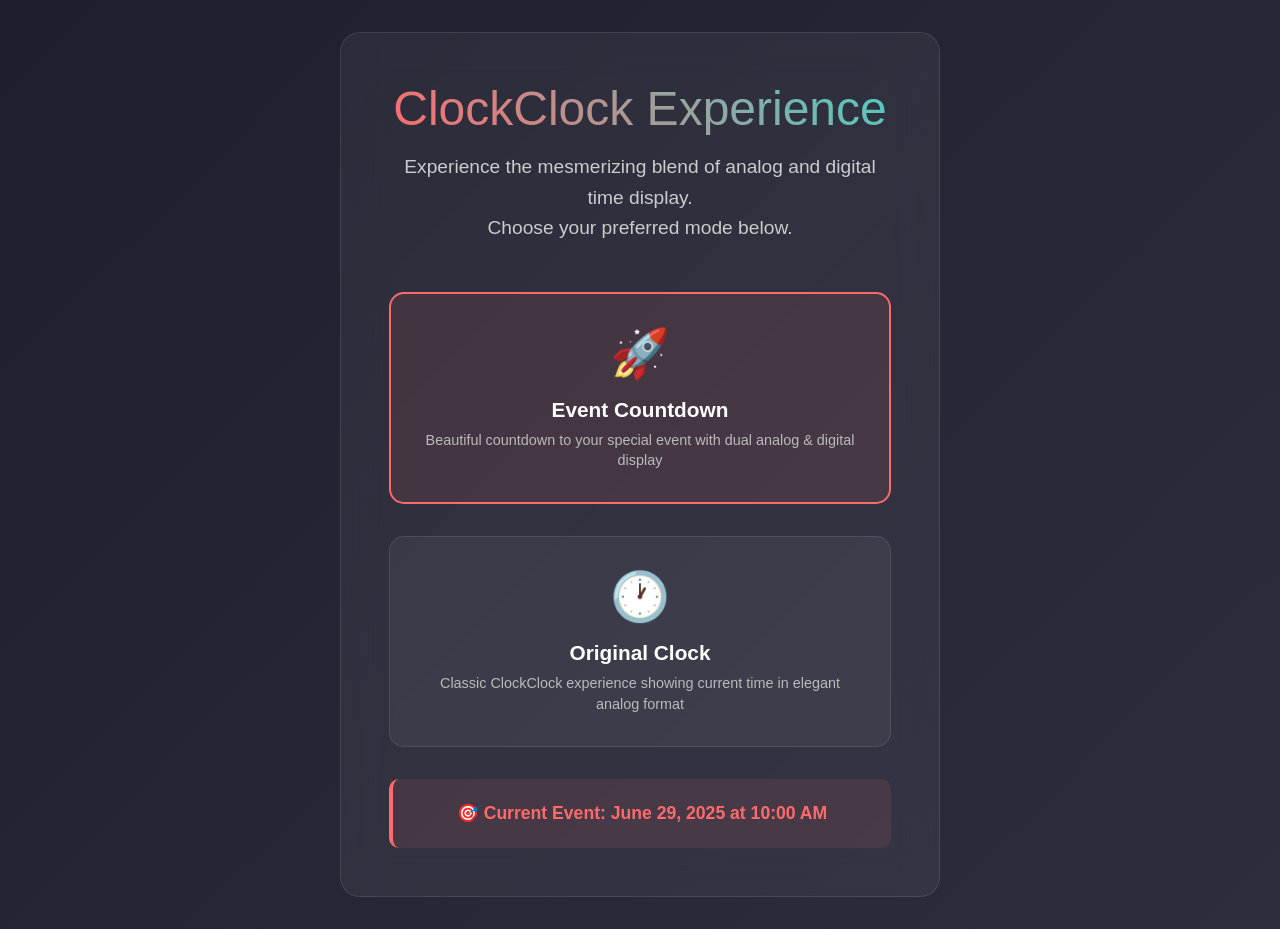
<file: index.html>
<!DOCTYPE html>
<html lang="en">
<head>
    <meta charset="UTF-8">
    <meta name="viewport" content="width=device-width, initial-scale=1.0">
    <title>ClockClock Experience - Loading...</title>
    <meta http-equiv="refresh" content="0; url=landing.html">
    <style>
        body {
            font-family: -apple-system, BlinkMacSystemFont, 'Segoe UI', Roboto, sans-serif;
            background: linear-gradient(135deg, #1e1e2e, #2d2d3d);
            color: white;
            display: flex;
            align-items: center;
            justify-content: center;
            height: 100vh;
            margin: 0;
            text-align: center;
        }
        
        .loading {
            padding: 2rem;
        }
        
        .spinner {
            width: 40px;
            height: 40px;
            border: 4px solid rgba(255,255,255,0.1);
            border-left: 4px solid #4ecdc4;
            border-radius: 50%;
            animation: spin 1s linear infinite;
            margin: 0 auto 1rem;
        }
        
        @keyframes spin {
            0% { transform: rotate(0deg); }
            100% { transform: rotate(360deg); }
        }
        
        a {
            color: #4ecdc4;
            text-decoration: none;
        }
        
        a:hover {
            text-decoration: underline;
        }
    </style>
</head>
<body>
    <div class="loading">
        <div class="spinner"></div>
        <h2>Loading ClockClock Experience...</h2>
        <p>If you're not redirected automatically, <a href="landing.html">click here</a>.</p>
    </div>
    
    <script>
        // Fallback redirect in case meta refresh doesn't work
        setTimeout(() => {
            if (window.location.pathname.endsWith('index.html') || window.location.pathname.endsWith('/')) {
                window.location.href = 'landing.html';
            }
        }, 1000);
    </script>
</body>
</html>
</file>
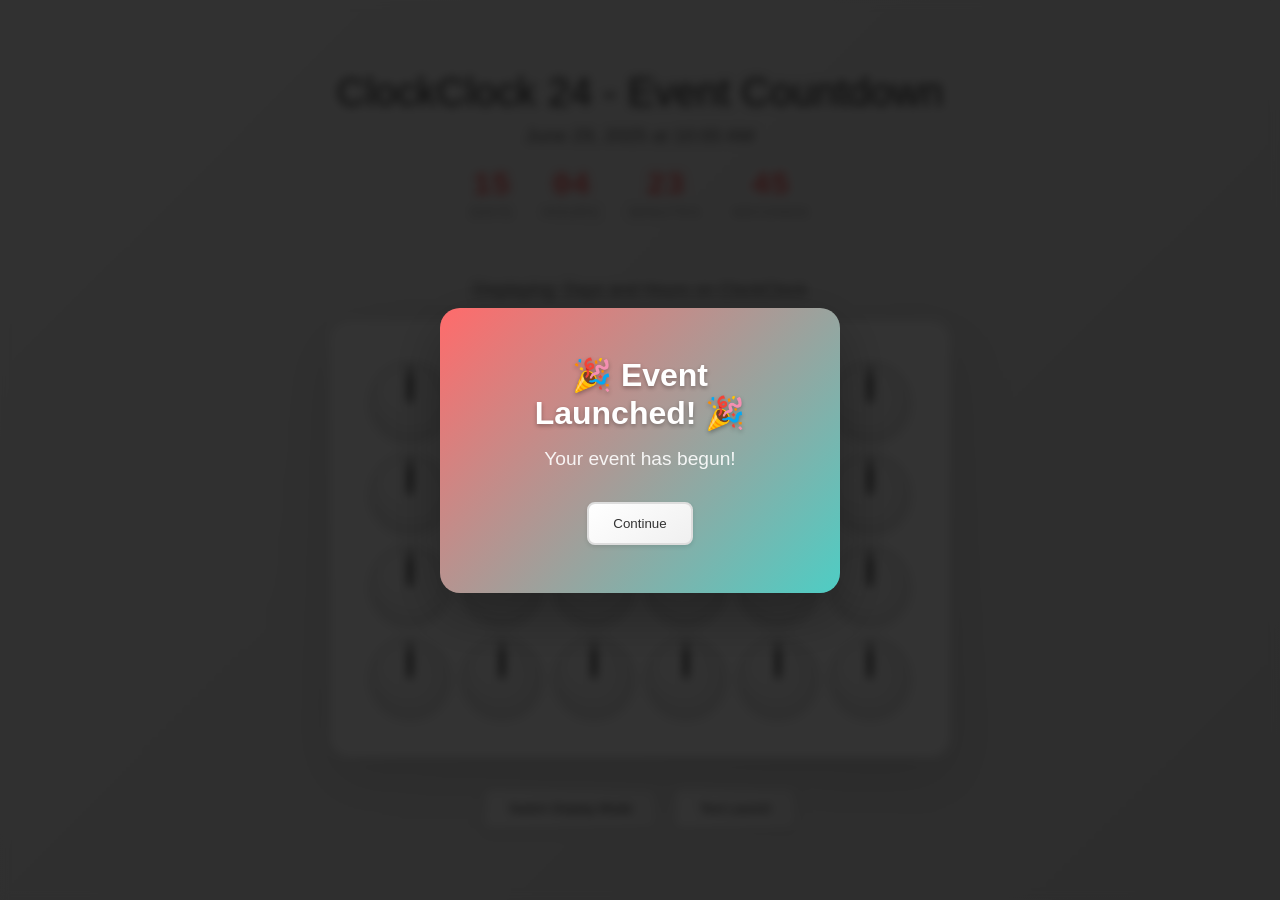
<file: clockclock-countdown.html>
<!DOCTYPE html>
<html lang="en">
<head>
    <meta charset="UTF-8">
    <meta name="viewport" content="width=device-width, initial-scale=1.0">
    <title>ClockClock 24 - Event Countdown</title>
    <style>
        * {
            margin: 0;
            padding: 0;
            box-sizing: border-box;
        }

        body {
            font-family: -apple-system, BlinkMacSystemFont, 'Segoe UI', sans-serif;
            background: linear-gradient(135deg, #f5f5f5, #e0e0e0);
            color: #333;
            min-height: 100vh;
            display: flex;
            flex-direction: column;
            align-items: center;
            justify-content: center;
            padding: 20px;
        }

        .header {
            text-align: center;
            margin-bottom: 40px;
        }

        .title {
            font-size: 2.5rem;
            font-weight: 300;
            color: #333;
            margin-bottom: 10px;
        }

        .event-info {
            font-size: 1.2rem;
            color: #666;
            margin-bottom: 20px;
        }

        .digital-countdown {
            display: flex;
            gap: 30px;
            margin-bottom: 20px;
            flex-wrap: wrap;
            justify-content: center;
        }

        .digital-unit {
            text-align: center;
        }

        .digital-number {
            font-size: 2rem;
            font-weight: bold;
            color: #ff6b6b;
            font-family: 'Courier New', monospace;
        }

        .digital-label {
            font-size: 0.9rem;
            color: #999;
            text-transform: uppercase;
            letter-spacing: 1px;
        }

        .clockclock-container {
            background: #fff;
            padding: 40px;
            border-radius: 20px;
            box-shadow: 
                0 20px 60px rgba(0, 0, 0, 0.1),
                inset 0 1px 0 rgba(255, 255, 255, 0.8);
            position: relative;
            margin-bottom: 30px;
        }

        .clock-grid {
            display: grid;
            grid-template-columns: repeat(6, 1fr);
            grid-template-rows: repeat(4, 1fr);
            gap: 12px;
            width: 100%;
            max-width: 600px;
        }

        .mini-clock {
            width: 80px;
            height: 80px;
            border: 3px solid #ddd;
            border-radius: 50%;
            position: relative;
            background: 
                radial-gradient(circle at 30% 30%, rgba(255,255,255,0.8), transparent 50%),
                radial-gradient(circle at center, #f8f8f8, #e8e8e8);
            box-shadow: 
                0 4px 8px rgba(0, 0, 0, 0.1),
                inset 0 1px 2px rgba(255, 255, 255, 0.8),
                inset 0 -1px 2px rgba(0, 0, 0, 0.1);
        }

        .mini-clock::before {
            content: '';
            position: absolute;
            top: 50%;
            left: 50%;
            width: 4px;
            height: 4px;
            background: #666;
            border-radius: 50%;
            transform: translate(-50%, -50%);
            z-index: 3;
            box-shadow: 0 1px 2px rgba(0, 0, 0, 0.3);
        }

        .clock-hand {
            position: absolute;
            top: 50%;
            left: 50%;
            transform-origin: bottom center;
            border-radius: 2px;
            transition: transform 1.2s cubic-bezier(0.25, 0.46, 0.45, 0.94);
            box-shadow: 0 1px 3px rgba(0, 0, 0, 0.3);
        }

        .hour-hand {
            width: 4px;
            height: 25px;
            background: linear-gradient(to top, #444, #222);
            margin-left: -2px;
            margin-top: -25px;
        }

        .minute-hand {
            width: 2px;
            height: 35px;
            background: linear-gradient(to top, #222, #000);
            margin-left: -1px;
            margin-top: -35px;
        }

        .controls {
            display: flex;
            gap: 15px;
            flex-wrap: wrap;
            justify-content: center;
        }

        .control-btn {
            background: linear-gradient(145deg, #fff, #f0f0f0);
            border: 2px solid #ddd;
            padding: 12px 24px;
            border-radius: 8px;
            color: #333;
            font-weight: 500;
            cursor: pointer;
            transition: all 0.2s;
            box-shadow: 0 2px 4px rgba(0, 0, 0, 0.1);
        }

        .control-btn:hover {
            background: linear-gradient(145deg, #f8f8f8, #e8e8e8);
            transform: translateY(-1px);
            box-shadow: 0 4px 8px rgba(0, 0, 0, 0.15);
        }

        .mode-info {
            text-align: center;
            margin-bottom: 20px;
            font-size: 1.1rem;
            color: #666;
        }

        .launch-modal {
            position: fixed;
            top: 0;
            left: 0;
            width: 100%;
            height: 100%;
            background: rgba(0,0,0,0.8);
            display: none;
            justify-content: center;
            align-items: center;
            z-index: 1000;
            backdrop-filter: blur(5px);
        }

        .modal-content {
            background: linear-gradient(135deg, #ff6b6b, #4ecdc4);
            padding: 3rem;
            border-radius: 20px;
            text-align: center;
            max-width: 400px;
            margin: 2rem;
            box-shadow: 0 20px 60px rgba(0,0,0,0.3);
            animation: modalPop 0.5s ease-out;
        }

        .modal-content h2 {
            font-size: 2rem;
            margin-bottom: 1rem;
            color: white;
            text-shadow: 0 2px 4px rgba(0,0,0,0.3);
        }

        .modal-content p {
            font-size: 1.2rem;
            margin-bottom: 2rem;
            color: white;
            opacity: 0.9;
        }

        @keyframes modalPop {
            0% {
                transform: scale(0.8);
                opacity: 0;
            }
            100% {
                transform: scale(1);
                opacity: 1;
            }
        }

        @media (max-width: 768px) {
            .clock-grid {
                grid-template-columns: repeat(4, 1fr);
                gap: 8px;
            }
            
            .mini-clock {
                width: 60px;
                height: 60px;
            }
            
            .hour-hand {
                height: 18px;
                margin-top: -18px;
                width: 3px;
                margin-left: -1.5px;
            }
            
            .minute-hand {
                height: 25px;
                margin-top: -25px;
                width: 2px;
                margin-left: -1px;
            }
            
            .clockclock-container {
                padding: 20px;
            }
            
            .title {
                font-size: 2rem;
            }
        }

        @media (max-width: 480px) {
            .clock-grid {
                grid-template-columns: repeat(3, 1fr);
                gap: 6px;
            }
            
            .mini-clock {
                width: 50px;
                height: 50px;
            }
            
            .hour-hand {
                height: 15px;
                margin-top: -15px;
            }
            
            .minute-hand {
                height: 20px;
                margin-top: -20px;
            }
        }
    </style>
</head>
<body>
    <div class="header">
        <h1 class="title">ClockClock 24 - Event Countdown</h1>
        <div class="event-info">June 29, 2025 at 10:00 AM</div>
        
        <div class="digital-countdown">
            <div class="digital-unit">
                <div class="digital-number" id="days">15</div>
                <div class="digital-label">Days</div>
            </div>
            <div class="digital-unit">
                <div class="digital-number" id="hours">04</div>
                <div class="digital-label">Hours</div>
            </div>
            <div class="digital-unit">
                <div class="digital-number" id="minutes">23</div>
                <div class="digital-label">Minutes</div>
            </div>
            <div class="digital-unit">
                <div class="digital-number" id="seconds">45</div>
                <div class="digital-label">Seconds</div>
            </div>
        </div>
    </div>

    <div class="mode-info" id="modeInfo">
        Displaying: Days and Hours on ClockClock
    </div>

    <div class="clockclock-container">
        <div class="clock-grid" id="clockGrid"></div>
    </div>

    <div class="controls">
        <button class="control-btn" onclick="toggleMode()">Switch Display Mode</button>
        <button class="control-btn" onclick="testLaunch()">Test Launch</button>
    </div>

    <div class="launch-modal" id="launchModal">
        <div class="modal-content">
            <h2>🎉 Event Launched! 🎉</h2>
            <p>Your event has begun!</p>
            <button class="control-btn" onclick="closeLaunch()">Continue</button>
        </div>
    </div>

    <script>
        // Event configuration
        const EVENT_DATE = new Date('2025-06-29T10:00:00');
        let displayMode = 'days-hours'; // 'days-hours', 'hours-minutes', 'minutes-seconds'
        let clocks = [];
        let launched = false;

        // 7-segment patterns for digits (4x6 grid per digit)
        const digitPatterns = {
            0: [
                [1,1,1,1],
                [1,0,0,1],
                [1,0,0,1],
                [1,0,0,1],
                [1,0,0,1],
                [1,1,1,1]
            ],
            1: [
                [0,0,1,0],
                [0,1,1,0],
                [0,0,1,0],
                [0,0,1,0],
                [0,0,1,0],
                [0,1,1,1]
            ],
            2: [
                [1,1,1,1],
                [0,0,0,1],
                [0,0,0,1],
                [1,1,1,1],
                [1,0,0,0],
                [1,1,1,1]
            ],
            3: [
                [1,1,1,1],
                [0,0,0,1],
                [0,0,0,1],
                [1,1,1,1],
                [0,0,0,1],
                [1,1,1,1]
            ],
            4: [
                [1,0,0,1],
                [1,0,0,1],
                [1,0,0,1],
                [1,1,1,1],
                [0,0,0,1],
                [0,0,0,1]
            ],
            5: [
                [1,1,1,1],
                [1,0,0,0],
                [1,0,0,0],
                [1,1,1,1],
                [0,0,0,1],
                [1,1,1,1]
            ],
            6: [
                [1,1,1,1],
                [1,0,0,0],
                [1,0,0,0],
                [1,1,1,1],
                [1,0,0,1],
                [1,1,1,1]
            ],
            7: [
                [1,1,1,1],
                [0,0,0,1],
                [0,0,1,0],
                [0,1,0,0],
                [0,1,0,0],
                [1,0,0,0]
            ],
            8: [
                [1,1,1,1],
                [1,0,0,1],
                [1,0,0,1],
                [1,1,1,1],
                [1,0,0,1],
                [1,1,1,1]
            ],
            9: [
                [1,1,1,1],
                [1,0,0,1],
                [1,0,0,1],
                [1,1,1,1],
                [0,0,0,1],
                [1,1,1,1]
            ]
        };

        // Initialize clocks
        function initClocks() {
            const grid = document.getElementById('clockGrid');
            
            // Create 24 clocks in 6x4 grid
            for (let i = 0; i < 24; i++) {
                const clockElement = document.createElement('div');
                clockElement.className = 'mini-clock';
                
                const hourHand = document.createElement('div');
                hourHand.className = 'clock-hand hour-hand';
                
                const minuteHand = document.createElement('div');
                minuteHand.className = 'clock-hand minute-hand';
                
                clockElement.appendChild(hourHand);
                clockElement.appendChild(minuteHand);
                grid.appendChild(clockElement);
                
                clocks.push({
                    element: clockElement,
                    hourHand: hourHand,
                    minuteHand: minuteHand
                });
            }
        }

        // Set clock hands to specific angles
        function setClockHands(clockIndex, hourAngle, minuteAngle) {
            if (clocks[clockIndex]) {
                clocks[clockIndex].hourHand.style.transform = `rotate(${hourAngle}deg)`;
                clocks[clockIndex].minuteHand.style.transform = `rotate(${minuteAngle}deg)`;
            }
        }

        // Display two digits on the clock grid (6x4 = 24 clocks, showing 2 digits)
        function displayDigits(leftDigit, rightDigit) {
            const leftPattern = digitPatterns[leftDigit] || digitPatterns[0];
            const rightPattern = digitPatterns[rightDigit] || digitPatterns[0];
            
            let clockIndex = 0;
            
            // Display in 6x4 grid (3 columns per digit)
            for (let row = 0; row < 4; row++) {
                for (let col = 0; col < 6; col++) {
                    let shouldShow = false;
                    
                    if (col < 3) {
                        // Left digit (columns 0-2, but pattern is 4 wide, so map to 0-2)
                        const patternCol = Math.floor(col * 4 / 3);
                        shouldShow = leftPattern[row] && leftPattern[row][patternCol];
                    } else {
                        // Right digit (columns 3-5)
                        const patternCol = Math.floor((col - 3) * 4 / 3);
                        shouldShow = rightPattern[row] && rightPattern[row][patternCol];
                    }
                    
                    if (shouldShow) {
                        // Form segments based on position
                        if (row === 0 || row === 3) {
                            // Top and bottom horizontal segments
                            setClockHands(clockIndex, 90, 270); // 3 and 9 o'clock
                        } else {
                            // Middle segments - vertical
                            setClockHands(clockIndex, 0, 180); // 12 and 6 o'clock
                        }
                    } else {
                        // Idle animation - gentle rotation
                        const time = Date.now() / 4000;
                        const angle = (time + clockIndex * 15) % 360;
                        setClockHands(clockIndex, angle, angle + 90);
                    }
                    
                    clockIndex++;
                }
            }
        }

        // Update countdown
        function updateCountdown() {
            if (launched) return;
            
            const now = new Date();
            const timeLeft = EVENT_DATE - now;
            
            if (timeLeft <= 0) {
                launched = true;
                showLaunch();
                return;
            }
            
            const days = Math.floor(timeLeft / (1000 * 60 * 60 * 24));
            const hours = Math.floor((timeLeft % (1000 * 60 * 60 * 24)) / (1000 * 60 * 60));
            const minutes = Math.floor((timeLeft % (1000 * 60 * 60)) / (1000 * 60));
            const seconds = Math.floor((timeLeft % (1000 * 60)) / 1000);
            
            // Update digital display
            document.getElementById('days').textContent = String(days).padStart(2, '0');
            document.getElementById('hours').textContent = String(hours).padStart(2, '0');
            document.getElementById('minutes').textContent = String(minutes).padStart(2, '0');
            document.getElementById('seconds').textContent = String(seconds).padStart(2, '0');
            
            // Auto-switch display mode based on time left
            if (days > 0) {
                displayMode = 'days-hours';
                displayDigits(Math.floor(days / 10), days % 10);
                document.getElementById('modeInfo').textContent = `Displaying: ${days} Days (showing days on ClockClock)`;
            } else if (hours > 0) {
                displayMode = 'hours-minutes';
                displayDigits(Math.floor(hours / 10), hours % 10);
                document.getElementById('modeInfo').textContent = `Displaying: ${hours} Hours (showing hours on ClockClock)`;
            } else {
                displayMode = 'minutes-seconds';
                displayDigits(Math.floor(minutes / 10), minutes % 10);
                document.getElementById('modeInfo').textContent = `Displaying: ${minutes} Minutes (showing minutes on ClockClock)`;
            }
        }

        // Toggle display mode manually
        function toggleMode() {
            const now = new Date();
            const timeLeft = EVENT_DATE - now;
            const days = Math.floor(timeLeft / (1000 * 60 * 60 * 24));
            const hours = Math.floor((timeLeft % (1000 * 60 * 60 * 24)) / (1000 * 60 * 60));
            const minutes = Math.floor((timeLeft % (1000 * 60 * 60)) / (1000 * 60));
            const seconds = Math.floor((timeLeft % (1000 * 60)) / 1000);
            
            if (displayMode === 'days-hours') {
                displayMode = 'hours-minutes';
                displayDigits(Math.floor(hours / 10), hours % 10);
                document.getElementById('modeInfo').textContent = `Displaying: ${hours} Hours (manual mode)`;
            } else if (displayMode === 'hours-minutes') {
                displayMode = 'minutes-seconds';
                displayDigits(Math.floor(minutes / 10), minutes % 10);
                document.getElementById('modeInfo').textContent = `Displaying: ${minutes} Minutes (manual mode)`;
            } else {
                displayMode = 'days-hours';
                displayDigits(Math.floor(days / 10), days % 10);
                document.getElementById('modeInfo').textContent = `Displaying: ${days} Days (manual mode)`;
            }
        }

        // Test launch modal
        function testLaunch() {
            showLaunch();
        }

        // Show launch modal
        function showLaunch() {
            document.getElementById('launchModal').style.display = 'flex';
        }

        // Close launch modal
        function closeLaunch() {
            document.getElementById('launchModal').style.display = 'none';
        }

        // Initialize everything
        initClocks();
        updateCountdown();
        setInterval(updateCountdown, 1000);
    </script>
</body>
</html>
</file>
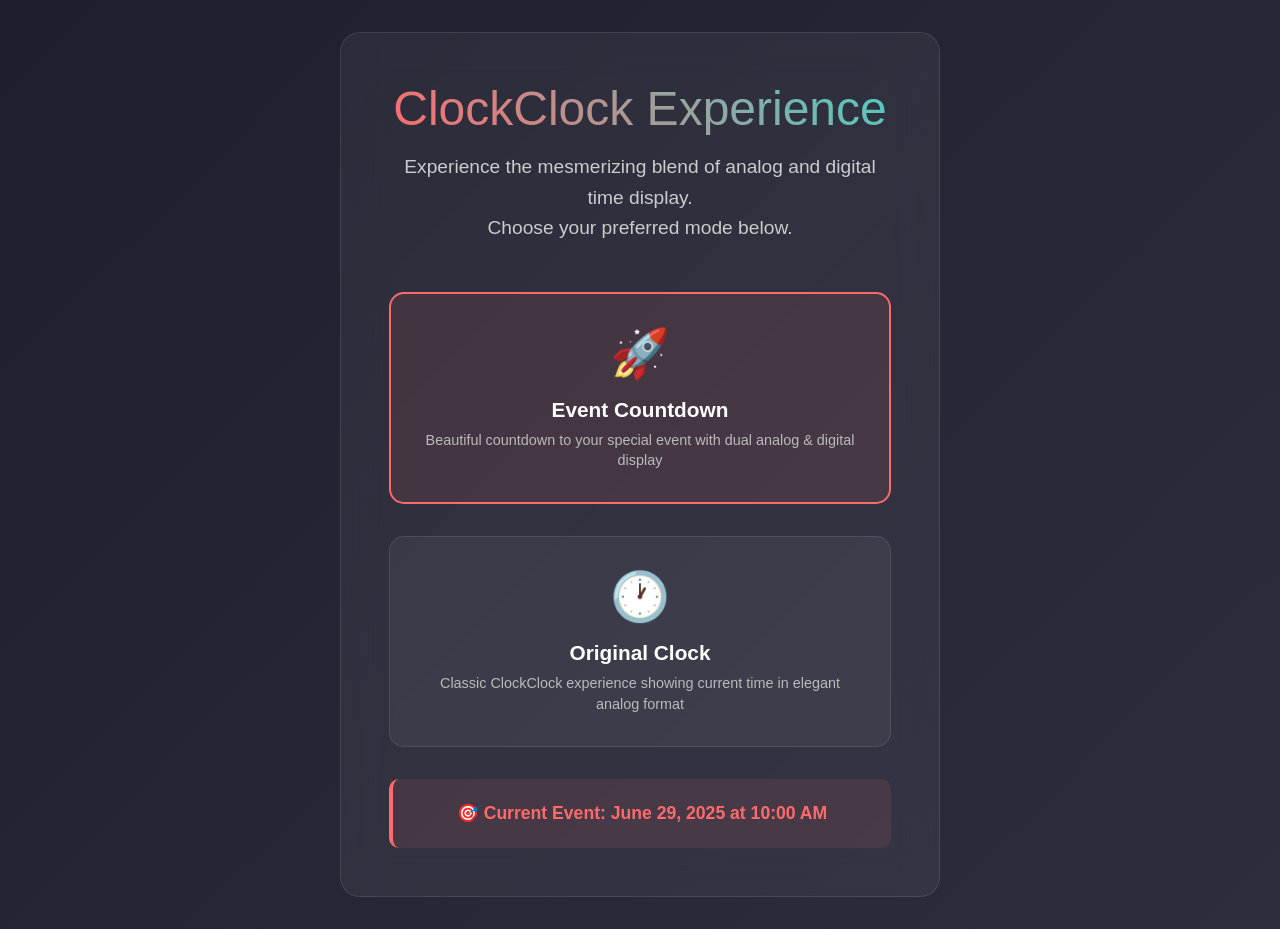
<file: landing.html>
<!DOCTYPE html>
<html lang="en">
<head>
    <meta charset="UTF-8">
    <meta name="viewport" content="width=device-width, initial-scale=1.0">
    <title>ClockClock Experience - Choose Your Mode</title>
    <style>
        * {
            margin: 0;
            padding: 0;
            box-sizing: border-box;
        }
        
        body {
            font-family: -apple-system, BlinkMacSystemFont, 'Segoe UI', Roboto, sans-serif;
            background: linear-gradient(135deg, #1e1e2e, #2d2d3d);
            color: white;
            min-height: 100vh;
            display: flex;
            align-items: center;
            justify-content: center;
            padding: 2rem;
        }
        
        .container {
            text-align: center;
            max-width: 600px;
            padding: 3rem;
            background: rgba(255,255,255,0.05);
            border-radius: 20px;
            border: 1px solid rgba(255,255,255,0.1);
            backdrop-filter: blur(20px);
        }
        
        h1 {
            font-size: 3rem;
            font-weight: 300;
            margin-bottom: 1rem;
            background: linear-gradient(45deg, #ff6b6b, #4ecdc4);
            -webkit-background-clip: text;
            -webkit-text-fill-color: transparent;
            background-clip: text;
        }
        
        .subtitle {
            font-size: 1.2rem;
            color: #ccc;
            margin-bottom: 3rem;
            line-height: 1.6;
        }
        
        .options {
            display: flex;
            gap: 2rem;
            flex-wrap: wrap;
            justify-content: center;
        }
        
        .option {
            display: flex;
            flex-direction: column;
            align-items: center;
            padding: 2rem;
            background: rgba(255,255,255,0.05);
            border-radius: 15px;
            border: 1px solid rgba(255,255,255,0.1);
            text-decoration: none;
            color: white;
            transition: all 0.3s ease;
            min-width: 200px;
        }
        
        .option:hover {
            transform: translateY(-5px);
            background: rgba(255,255,255,0.1);
            box-shadow: 0 10px 30px rgba(0,0,0,0.3);
        }
        
        .option-icon {
            font-size: 3rem;
            margin-bottom: 1rem;
        }
        
        .option-title {
            font-size: 1.3rem;
            font-weight: 600;
            margin-bottom: 0.5rem;
        }
        
        .option-desc {
            font-size: 0.9rem;
            color: #bbb;
            text-align: center;
            line-height: 1.4;
        }
        
        .countdown-special {
            border: 2px solid #ff6b6b;
            background: rgba(255, 107, 107, 0.1);
        }
        
        .countdown-special:hover {
            background: rgba(255, 107, 107, 0.2);
            box-shadow: 0 10px 30px rgba(255, 107, 107, 0.3);
        }
        
        .event-info {
            margin-top: 2rem;
            padding: 1.5rem;
            background: rgba(255, 107, 107, 0.1);
            border-radius: 10px;
            border-left: 4px solid #ff6b6b;
        }
        
        .event-date {
            font-size: 1.1rem;
            color: #ff6b6b;
            font-weight: 600;
        }
        
        @media (max-width: 768px) {
            .options {
                flex-direction: column;
                gap: 1rem;
            }
            
            h1 {
                font-size: 2rem;
            }
            
            .container {
                padding: 2rem;
                margin: 1rem;
            }
        }
    </style>
</head>
<body>
    <div class="container">
        <h1>ClockClock Experience</h1>
        <p class="subtitle">
            Experience the mesmerizing blend of analog and digital time display.<br>
            Choose your preferred mode below.
        </p>
        
        <div class="options">
            <a href="countdown.html" class="option countdown-special">
                <div class="option-icon">🚀</div>
                <div class="option-title">Event Countdown</div>
                <div class="option-desc">
                    Beautiful countdown to your special event with dual analog & digital display
                </div>
            </a>
            
            <a href="original.html" class="option">
                <div class="option-icon">🕐</div>
                <div class="option-title">Original Clock</div>
                <div class="option-desc">
                    Classic ClockClock experience showing current time in elegant analog format
                </div>
            </a>
        </div>
        
        <div class="event-info">
            <div class="event-date">🎯 Current Event: June 29, 2025 at 10:00 AM</div>
        </div>
    </div>
</body>
</html>
</file>
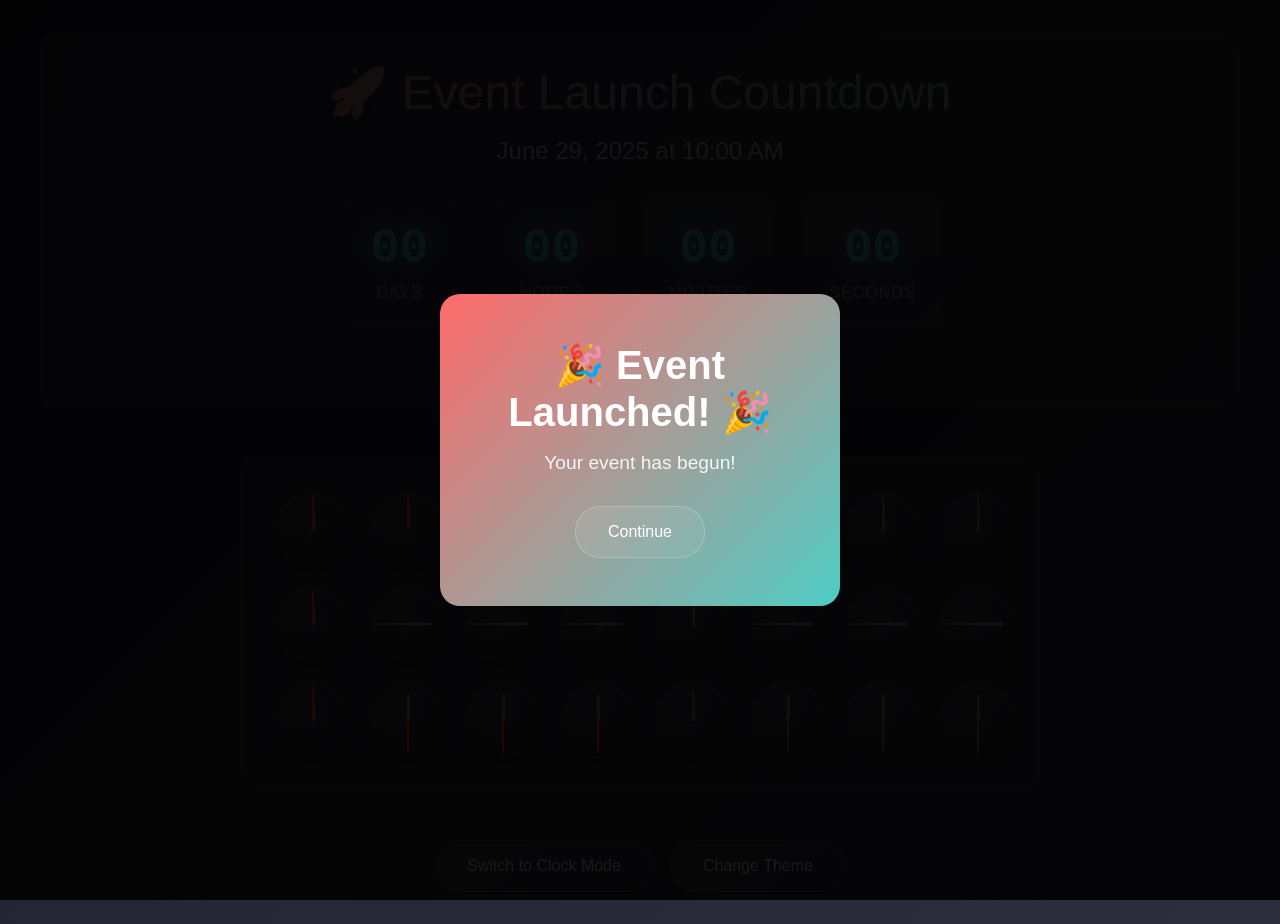
<file: simple-countdown.html>
<!DOCTYPE html>
<html lang="en">
<head>
    <meta charset="UTF-8">
    <meta name="viewport" content="width=device-width, initial-scale=1.0">
    <title>Event Countdown - ClockClock Style</title>
    <style>
        * {
            margin: 0;
            padding: 0;
            box-sizing: border-box;
        }

        body {
            font-family: -apple-system, BlinkMacSystemFont, 'Segoe UI', Roboto, sans-serif;
            background: linear-gradient(135deg, #1e1e2e, #2d2d3d);
            color: white;
            min-height: 100vh;
            display: flex;
            flex-direction: column;
            align-items: center;
            justify-content: center;
            padding: 2rem;
        }

        .container {
            text-align: center;
            max-width: 1200px;
            width: 100%;
        }

        .event-header {
            margin-bottom: 3rem;
            padding: 2rem;
            background: rgba(255,255,255,0.05);
            border-radius: 20px;
            border: 1px solid rgba(255,255,255,0.1);
            backdrop-filter: blur(10px);
        }

        .event-title {
            font-size: 3rem;
            font-weight: 300;
            margin-bottom: 1rem;
            background: linear-gradient(45deg, #ff6b6b, #4ecdc4);
            -webkit-background-clip: text;
            -webkit-text-fill-color: transparent;
            background-clip: text;
        }

        .event-date {
            font-size: 1.5rem;
            color: #ccc;
            margin-bottom: 2rem;
        }

        .countdown-display {
            display: flex;
            justify-content: center;
            gap: 2rem;
            flex-wrap: wrap;
            margin-bottom: 3rem;
        }

        .countdown-unit {
            display: flex;
            flex-direction: column;
            align-items: center;
            padding: 1.5rem;
            background: rgba(255,255,255,0.05);
            border-radius: 15px;
            border: 1px solid rgba(255,255,255,0.1);
            min-width: 120px;
        }

        .countdown-number {
            font-size: 3rem;
            font-weight: 700;
            color: #4ecdc4;
            text-shadow: 0 0 20px rgba(78, 205, 196, 0.5);
            margin-bottom: 0.5rem;
            font-family: 'Courier New', monospace;
        }

        .countdown-label {
            font-size: 1rem;
            color: #999;
            text-transform: uppercase;
            letter-spacing: 1px;
            font-weight: 500;
        }

        .clock-grid {
            display: grid;
            grid-template-columns: repeat(8, 1fr);
            grid-template-rows: repeat(3, 1fr);
            gap: 15px;
            max-width: 800px;
            margin: 0 auto 3rem;
            padding: 2rem;
            background: rgba(255,255,255,0.05);
            border-radius: 20px;
            border: 1px solid rgba(255,255,255,0.1);
        }

        .mini-clock {
            width: 80px;
            height: 80px;
            border: 3px solid #333;
            border-radius: 50%;
            position: relative;
            background: radial-gradient(circle at 30% 30%, rgba(255,255,255,0.1), rgba(0,0,0,0.2));
            box-shadow: 
                0 4px 8px rgba(0, 0, 0, 0.3),
                inset 0 2px 4px rgba(255, 255, 255, 0.1);
        }

        .mini-clock::before {
            content: '';
            position: absolute;
            top: 50%;
            left: 50%;
            width: 4px;
            height: 4px;
            background: #ff6b6b;
            border-radius: 50%;
            transform: translate(-50%, -50%);
            z-index: 3;
            box-shadow: 0 0 8px rgba(255, 107, 107, 0.8);
        }

        .clock-hand {
            position: absolute;
            top: 50%;
            left: 50%;
            transform-origin: bottom center;
            border-radius: 2px;
            transition: transform 1.5s cubic-bezier(0.25, 0.46, 0.45, 0.94);
            box-shadow: 0 2px 4px rgba(0, 0, 0, 0.3);
        }

        .hour-hand {
            width: 3px;
            height: 25px;
            background: linear-gradient(to top, #4ecdc4, #45b7aa);
            margin-left: -1.5px;
            margin-top: -25px;
        }

        .minute-hand {
            width: 2px;
            height: 35px;
            background: linear-gradient(to top, #ff6b6b, #e55555);
            margin-left: -1px;
            margin-top: -35px;
        }

        .controls {
            display: flex;
            gap: 1rem;
            justify-content: center;
            flex-wrap: wrap;
        }

        .control-btn {
            background: linear-gradient(145deg, rgba(255,255,255,0.1), rgba(255,255,255,0.05));
            border: 1px solid rgba(255,255,255,0.2);
            color: white;
            padding: 1rem 2rem;
            border-radius: 25px;
            font-size: 1rem;
            font-weight: 500;
            cursor: pointer;
            transition: all 0.3s ease;
        }

        .control-btn:hover {
            background: linear-gradient(145deg, rgba(255,255,255,0.2), rgba(255,255,255,0.1));
            transform: translateY(-2px);
            box-shadow: 0 5px 15px rgba(0,0,0,0.3);
        }

        .launch-modal {
            position: fixed;
            top: 0;
            left: 0;
            width: 100%;
            height: 100%;
            background: rgba(0,0,0,0.9);
            display: flex;
            justify-content: center;
            align-items: center;
            z-index: 1000;
            opacity: 0;
            visibility: hidden;
            transition: all 0.3s ease;
        }

        .launch-modal.show {
            opacity: 1;
            visibility: visible;
        }

        .modal-content {
            background: linear-gradient(135deg, #ff6b6b, #4ecdc4);
            padding: 3rem;
            border-radius: 20px;
            text-align: center;
            max-width: 400px;
            transform: scale(0.8);
            transition: transform 0.3s ease;
        }

        .launch-modal.show .modal-content {
            transform: scale(1);
        }

        .modal-content h2 {
            font-size: 2.5rem;
            margin-bottom: 1rem;
            color: white;
        }

        .modal-content p {
            font-size: 1.2rem;
            margin-bottom: 2rem;
            color: white;
            opacity: 0.9;
        }

        @media (max-width: 768px) {
            .event-title {
                font-size: 2rem;
            }
            
            .countdown-display {
                gap: 1rem;
            }
            
            .countdown-unit {
                min-width: 100px;
                padding: 1rem;
            }
            
            .countdown-number {
                font-size: 2rem;
            }
            
            .clock-grid {
                grid-template-columns: repeat(4, 1fr);
                gap: 10px;
                padding: 1rem;
            }
            
            .mini-clock {
                width: 60px;
                height: 60px;
            }
            
            .hour-hand {
                height: 18px;
                margin-top: -18px;
            }
            
            .minute-hand {
                height: 25px;
                margin-top: -25px;
            }
        }

        @media (max-width: 480px) {
            .clock-grid {
                grid-template-columns: repeat(2, 1fr);
            }
            
            .mini-clock {
                width: 50px;
                height: 50px;
            }
        }
    </style>
</head>
<body>
    <div class="container">
        <div class="event-header">
            <h1 class="event-title">🚀 Event Launch Countdown</h1>
            <p class="event-date">June 29, 2025 at 10:00 AM</p>
            
            <div class="countdown-display">
                <div class="countdown-unit">
                    <span class="countdown-number" id="days">00</span>
                    <span class="countdown-label">Days</span>
                </div>
                <div class="countdown-unit">
                    <span class="countdown-number" id="hours">00</span>
                    <span class="countdown-label">Hours</span>
                </div>
                <div class="countdown-unit">
                    <span class="countdown-number" id="minutes">00</span>
                    <span class="countdown-label">Minutes</span>
                </div>
                <div class="countdown-unit">
                    <span class="countdown-number" id="seconds">00</span>
                    <span class="countdown-label">Seconds</span>
                </div>
            </div>
        </div>

        <div class="clock-grid" id="clockGrid"></div>

        <div class="controls">
            <button class="control-btn" onclick="toggleMode()">Switch to Clock Mode</button>
            <button class="control-btn" onclick="changeTheme()">Change Theme</button>
        </div>
    </div>

    <div class="launch-modal" id="launchModal">
        <div class="modal-content">
            <h2>🎉 Event Launched! 🎉</h2>
            <p>Your event has begun!</p>
            <button class="control-btn" onclick="closeModal()">Continue</button>
        </div>
    </div>

    <script>
        // Event launch date - June 29, 2025 at 10:00 AM
        const EVENT_DATE = new Date('2025-06-29T10:00:00');
        
        let isCountdownMode = true;
        let clocks = [];
        let currentTheme = 0;
        const themes = [
            { bg: 'linear-gradient(135deg, #1e1e2e, #2d2d3d)', accent: '#4ecdc4' },
            { bg: 'linear-gradient(135deg, #2c3e50, #34495e)', accent: '#e74c3c' },
            { bg: 'linear-gradient(135deg, #8e44ad, #9b59b6)', accent: '#f39c12' },
            { bg: 'linear-gradient(135deg, #27ae60, #2ecc71)', accent: '#e67e22' }
        ];

        // Initialize clocks
        function initClocks() {
            const grid = document.getElementById('clockGrid');
            
            for (let i = 0; i < 24; i++) {
                const clockElement = document.createElement('div');
                clockElement.className = 'mini-clock';
                
                const hourHand = document.createElement('div');
                hourHand.className = 'clock-hand hour-hand';
                
                const minuteHand = document.createElement('div');
                minuteHand.className = 'clock-hand minute-hand';
                
                clockElement.appendChild(hourHand);
                clockElement.appendChild(minuteHand);
                grid.appendChild(clockElement);
                
                clocks.push({
                    element: clockElement,
                    hourHand: hourHand,
                    minuteHand: minuteHand
                });
            }
        }

        // Set clock hands to specific angles
        function setClockHands(clockIndex, hourAngle, minuteAngle) {
            const clock = clocks[clockIndex];
            if (clock) {
                clock.hourHand.style.transform = `rotate(${hourAngle}deg)`;
                clock.minuteHand.style.transform = `rotate(${minuteAngle}deg)`;
            }
        }

        // Update countdown and display
        function updateCountdown() {
            const now = new Date();
            const timeLeft = EVENT_DATE - now;
            
            if (timeLeft <= 0) {
                showLaunchModal();
                isCountdownMode = false;
                displayCurrentTime();
                return;
            }
            
            const days = Math.floor(timeLeft / (1000 * 60 * 60 * 24));
            const hours = Math.floor((timeLeft % (1000 * 60 * 60 * 24)) / (1000 * 60 * 60));
            const minutes = Math.floor((timeLeft % (1000 * 60 * 60)) / (1000 * 60));
            const seconds = Math.floor((timeLeft % (1000 * 60)) / 1000);
            
            // Update countdown display
            document.getElementById('days').textContent = days.toString().padStart(2, '0');
            document.getElementById('hours').textContent = hours.toString().padStart(2, '0');
            document.getElementById('minutes').textContent = minutes.toString().padStart(2, '0');
            document.getElementById('seconds').textContent = seconds.toString().padStart(2, '0');
            
            // Update clocks
            if (isCountdownMode) {
                displayCountdownOnClocks(days, hours, minutes, seconds);
            } else {
                displayCurrentTime();
            }
        }

        // Display countdown on analog clocks
        function displayCountdownOnClocks(days, hours, minutes, seconds) {
            // Clear all clocks first
            for (let i = 0; i < 24; i++) {
                const time = Date.now() / 3000;
                const angle = (time + i * 15) % 360;
                setClockHands(i, angle, angle + 90);
            }

            // Display time on center clocks
            if (days > 0) {
                displayTimeDigits(Math.min(days, 99), hours);
            } else if (hours > 0) {
                displayTimeDigits(hours, minutes);
            } else {
                displayTimeDigits(minutes, seconds);
            }
        }

        // Display two-digit time on clocks
        function displayTimeDigits(left, right) {
            const leftStr = left.toString().padStart(2, '0');
            const rightStr = right.toString().padStart(2, '0');
            
            // Display on center clocks (8x3 grid, use middle area)
            const patterns = getDigitPatterns();
            
            // Left digit (first 2 columns)
            displayDigit(leftStr[0], 1, 0, patterns);
            displayDigit(leftStr[1], 1, 2, patterns);
            
            // Colon separator
            setClockHands(13, 0, 180); // 12-6 o'clock
            setClockHands(21, 0, 180); // 12-6 o'clock
            
            // Right digit (last 2 columns)
            displayDigit(rightStr[0], 1, 4, patterns);
            displayDigit(rightStr[1], 1, 6, patterns);
        }

        // Display single digit at specific position
        function displayDigit(digit, startRow, startCol, patterns) {
            const pattern = patterns[digit] || patterns['0'];
            
            for (let row = 0; row < 3; row++) {
                for (let col = 0; col < 2; col++) {
                    const clockIndex = (startRow + row) * 8 + (startCol + col);
                    if (clockIndex < 24 && pattern[row] && pattern[row][col]) {
                        if (row === 0 || row === 2) {
                            // Horizontal segments
                            setClockHands(clockIndex, 90, 270);
                        } else {
                            // Vertical segments
                            setClockHands(clockIndex, 0, 180);
                        }
                    }
                }
            }
        }

        // Get digit patterns for 7-segment display
        function getDigitPatterns() {
            return {
                '0': [[1,1], [1,1], [1,1]],
                '1': [[0,1], [0,1], [0,1]],
                '2': [[1,1], [1,0], [0,1]],
                '3': [[1,1], [0,1], [1,1]],
                '4': [[1,1], [1,1], [0,1]],
                '5': [[1,1], [0,1], [1,0]],
                '6': [[1,0], [1,1], [1,1]],
                '7': [[1,1], [0,1], [0,1]],
                '8': [[1,1], [1,1], [1,1]],
                '9': [[1,1], [1,1], [0,1]]
            };
        }

        // Display current time
        function displayCurrentTime() {
            const now = new Date();
            const hours = now.getHours();
            const minutes = now.getMinutes();
            displayTimeDigits(hours, minutes);
        }

        // Show launch modal
        function showLaunchModal() {
            document.getElementById('launchModal').classList.add('show');
        }

        // Close modal
        function closeModal() {
            document.getElementById('launchModal').classList.remove('show');
        }

        // Toggle between countdown and clock mode
        function toggleMode() {
            isCountdownMode = !isCountdownMode;
        }

        // Change theme
        function changeTheme() {
            currentTheme = (currentTheme + 1) % themes.length;
            const theme = themes[currentTheme];
            document.body.style.background = theme.bg;
            
            // Update accent colors
            const style = document.createElement('style');
            style.textContent = `
                .countdown-number { color: ${theme.accent} !important; }
                .mini-clock::before { background: ${theme.accent} !important; }
            `;
            document.head.appendChild(style);
        }

        // Initialize everything
        initClocks();
        updateCountdown();
        setInterval(updateCountdown, 1000);
    </script>
</body>
</html>
</file>
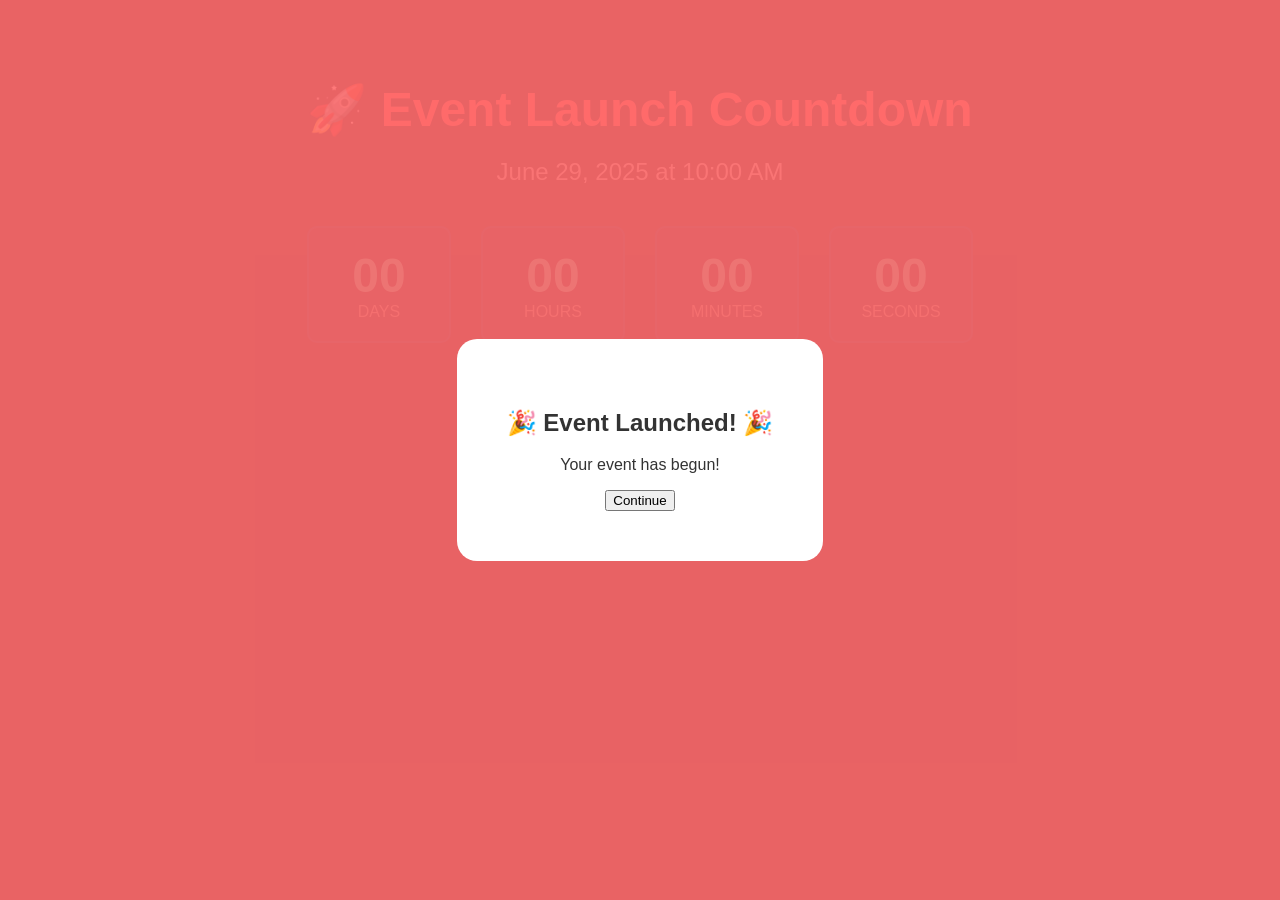
<file: test-countdown.html>
<!DOCTYPE html>
<html>
<head>
    <meta charset="UTF-8">
    <title>Event Countdown</title>
    <style>
        body {
            font-family: Arial, sans-serif;
            background: #1a1a2e;
            color: white;
            text-align: center;
            padding: 50px;
            margin: 0;
        }
        .container {
            max-width: 800px;
            margin: 0 auto;
        }
        h1 {
            color: #ff6b6b;
            font-size: 3em;
            margin-bottom: 20px;
        }
        .event-date {
            font-size: 1.5em;
            margin-bottom: 40px;
            color: #ccc;
        }
        .countdown {
            display: flex;
            justify-content: center;
            gap: 30px;
            margin: 40px 0;
            flex-wrap: wrap;
        }
        .time-unit {
            background: #16213e;
            padding: 20px;
            border-radius: 10px;
            min-width: 100px;
            border: 2px solid #0f3460;
        }
        .number {
            font-size: 3em;
            font-weight: bold;
            color: #4ecdc4;
            display: block;
        }
        .label {
            font-size: 1em;
            color: #999;
            text-transform: uppercase;
        }
        .message {
            margin-top: 40px;
            font-size: 1.2em;
            color: #ccc;
        }
        .celebration {
            display: none;
            position: fixed;
            top: 0;
            left: 0;
            width: 100%;
            height: 100%;
            background: rgba(255, 107, 107, 0.9);
            z-index: 1000;
            justify-content: center;
            align-items: center;
        }
        .celebration-content {
            background: white;
            color: #333;
            padding: 50px;
            border-radius: 20px;
            text-align: center;
        }
        @media (max-width: 600px) {
            .countdown {
                gap: 15px;
            }
            .time-unit {
                min-width: 80px;
                padding: 15px;
            }
            .number {
                font-size: 2em;
            }
            h1 {
                font-size: 2em;
            }
        }
    </style>
</head>
<body>
    <div class="container">
        <h1>🚀 Event Launch Countdown</h1>
        <div class="event-date">June 29, 2025 at 10:00 AM</div>
        
        <div class="countdown">
            <div class="time-unit">
                <span class="number" id="days">00</span>
                <span class="label">Days</span>
            </div>
            <div class="time-unit">
                <span class="number" id="hours">00</span>
                <span class="label">Hours</span>
            </div>
            <div class="time-unit">
                <span class="number" id="minutes">00</span>
                <span class="label">Minutes</span>
            </div>
            <div class="time-unit">
                <span class="number" id="seconds">00</span>
                <span class="label">Seconds</span>
            </div>
        </div>
        
        <div class="message" id="message">
            Counting down to your special event...
        </div>
    </div>

    <div class="celebration" id="celebration">
        <div class="celebration-content">
            <h2>🎉 Event Launched! 🎉</h2>
            <p>Your event has begun!</p>
            <button onclick="closeCelebration()">Continue</button>
        </div>
    </div>

    <script>
        // Event date - June 29, 2025 at 10:00 AM
        var eventDate = new Date('2025-06-29T10:00:00').getTime();
        
        function updateCountdown() {
            var now = new Date().getTime();
            var timeLeft = eventDate - now;
            
            if (timeLeft < 0) {
                // Event has started
                document.getElementById('celebration').style.display = 'flex';
                document.getElementById('message').innerHTML = 'Event has launched! 🚀';
                return;
            }
            
            // Calculate time units
            var days = Math.floor(timeLeft / (1000 * 60 * 60 * 24));
            var hours = Math.floor((timeLeft % (1000 * 60 * 60 * 24)) / (1000 * 60 * 60));
            var minutes = Math.floor((timeLeft % (1000 * 60 * 60)) / (1000 * 60));
            var seconds = Math.floor((timeLeft % (1000 * 60)) / 1000);
            
            // Update display
            document.getElementById('days').innerHTML = String(days).padStart(2, '0');
            document.getElementById('hours').innerHTML = String(hours).padStart(2, '0');
            document.getElementById('minutes').innerHTML = String(minutes).padStart(2, '0');
            document.getElementById('seconds').innerHTML = String(seconds).padStart(2, '0');
            
            // Update message
            if (days > 0) {
                document.getElementById('message').innerHTML = days + ' days until your event launches!';
            } else if (hours > 0) {
                document.getElementById('message').innerHTML = hours + ' hours until launch!';
            } else if (minutes > 0) {
                document.getElementById('message').innerHTML = minutes + ' minutes until launch!';
            } else {
                document.getElementById('message').innerHTML = 'Launching in ' + seconds + ' seconds!';
            }
        }
        
        function closeCelebration() {
            document.getElementById('celebration').style.display = 'none';
        }
        
        // Update countdown every second
        updateCountdown();
        setInterval(updateCountdown, 1000);
    </script>
</body>
</html>
</file>
